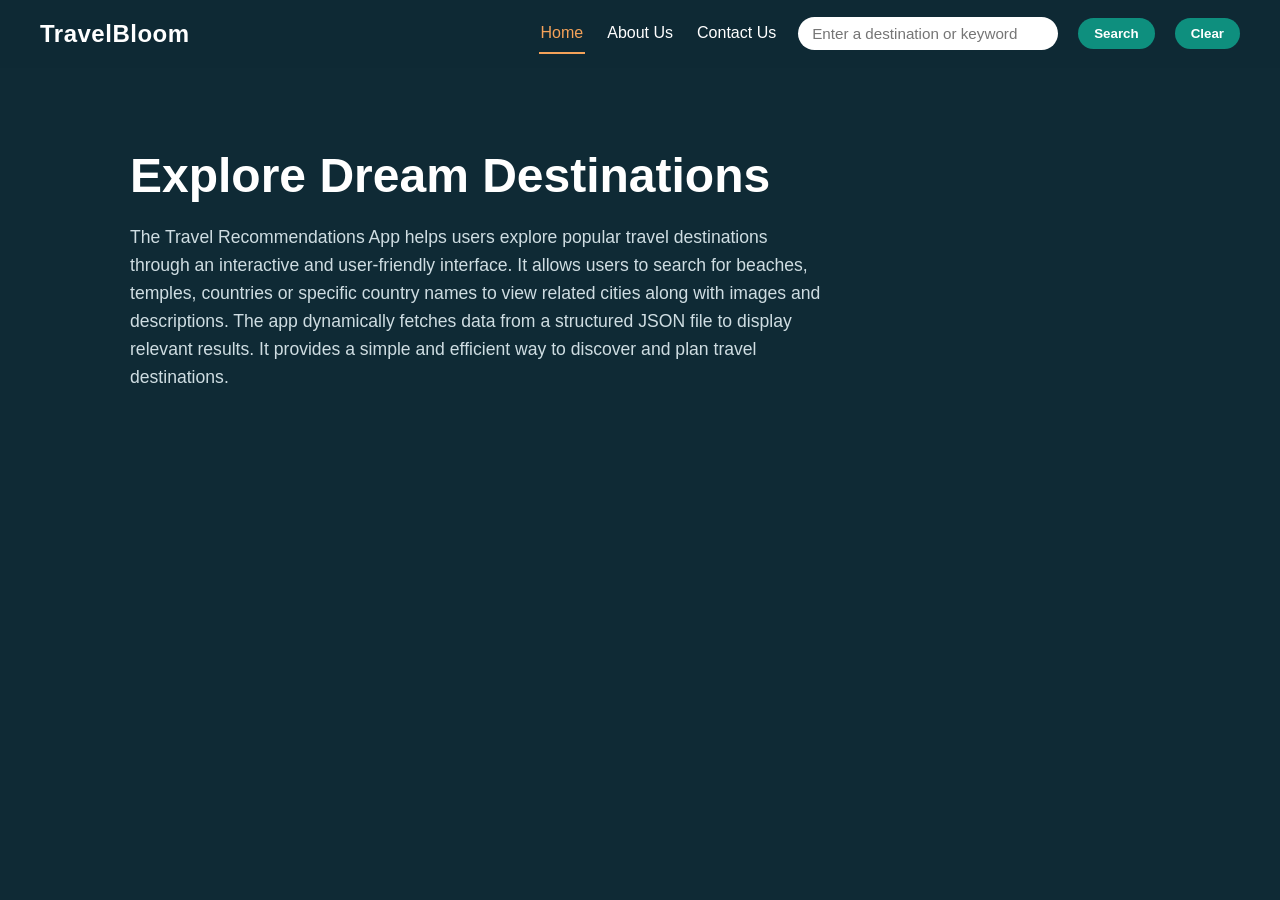
<file: index.html>
<!DOCTYPE html>
<html lang="en">
<head>
    <meta charset="UTF-8">
    <meta name="viewport" content="width=device-width, initial-scale=1.0">
    <title>TravelBloom</title>
    <link rel="stylesheet" href="styles.css">
</head>

<body>
    <nav>
        <h2>TravelBloom</h2>
        <a href="./index.html" class="active">Home</a>
        <a href="./about_us.html">About Us</a>
        <a href="./contact_us.html">Contact Us</a>
        <input type="text" id="search" placeholder="Enter a destination or keyword">
        <button id="search_btn">Search</button>
        <button id="reset_btn">Clear</button>
    </nav>

    <header class="hero">
        <h1>Explore Dream Destinations</h1>
        <p>
            The Travel Recommendations App helps users explore popular travel destinations through an interactive and user-friendly interface.
            It allows users to search for beaches, temples, countries or specific country names to view related cities along with images and descriptions.
            The app dynamically fetches data from a structured JSON file to display relevant results. It provides a simple and efficient way to discover and plan travel destinations.
        </p>
    </header>

    <!-- Your JS shows this by removing the "hidden" class, and fills #results with cards -->
    <section id="results_section" class="hidden">
        <h2>Search Results</h2>
        <div id="results">
            <!-- Each result card should look like this:
            <div class="card">
                <img src="image-url" alt="Place name">
                <h3>Place name</h3>
                <p>Description</p>
                <div class="card-time">
    <span class="time-label">Local time</span>
    <span class="time">10:25:43</span>
</div>
            </div>
            -->
        </div>
    </section>

    <script src="travel_recommendation.js"></script>
</body>
</html>
</file>
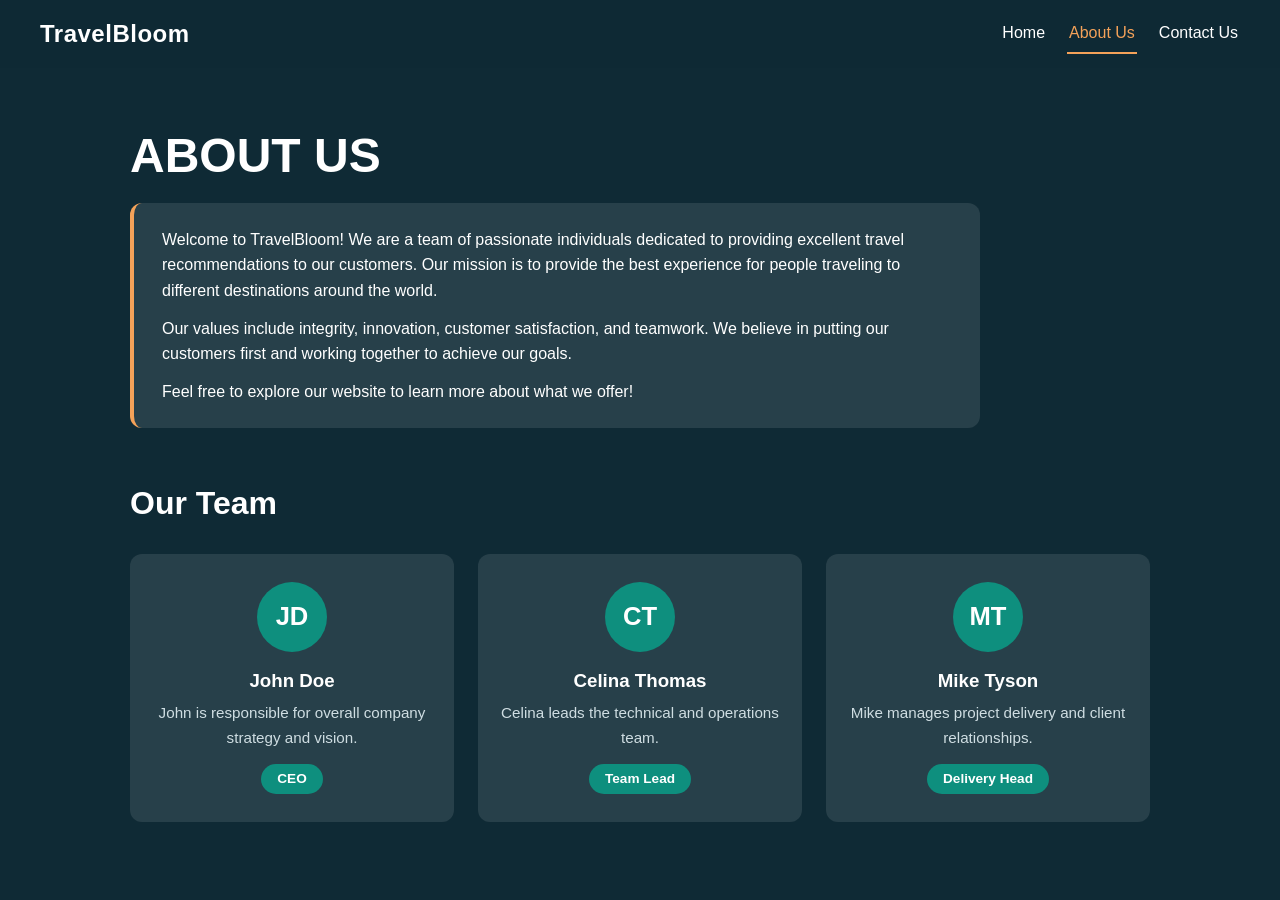
<file: about_us.html>
<!DOCTYPE html>
<html lang="en">
<head>
    <meta charset="UTF-8">
    <meta name="viewport" content="width=device-width, initial-scale=1.0">
    <title>About Us | TravelBloom</title>
    <link rel="stylesheet" href="styles.css">
</head>

<body>
    <nav>
        <h2>TravelBloom</h2>
        <a href="./index.html">Home</a>
        <a href="./about_us.html" class="active">About Us</a>
        <a href="./contact_us.html">Contact Us</a>
    </nav>

    <main class="page">
        <h1>About Us</h1>

        <section class="about-text">
            <p>Welcome to TravelBloom! We are a team of passionate individuals dedicated to providing excellent travel recommendations to our customers. Our mission is to provide the best experience for people traveling to different destinations around the world.</p>
            <p>Our values include integrity, innovation, customer satisfaction, and teamwork. We believe in putting our customers first and working together to achieve our goals.</p>
            <p>Feel free to explore our website to learn more about what we offer!</p>
        </section>

        <section class="team">
            <h2>Our Team</h2>
            <div class="team-grid">
                <div class="team-member">
                    <div class="avatar">JD</div>
                    <h3>John Doe</h3>
                    <p>John is responsible for overall company strategy and vision.</p>
                    <span class="role">CEO</span>
                </div>

                <div class="team-member">
                    <div class="avatar">CT</div>
                    <h3>Celina Thomas</h3>
                    <p>Celina leads the technical and operations team.</p>
                    <span class="role">Team Lead</span>
                </div>

                <div class="team-member">
                    <div class="avatar">MT</div>
                    <h3>Mike Tyson</h3>
                    <p>Mike manages project delivery and client relationships.</p>
                    <span class="role">Delivery Head</span>
                </div>
            </div>
        </section>
    </main>
</body>
</html>
</file>
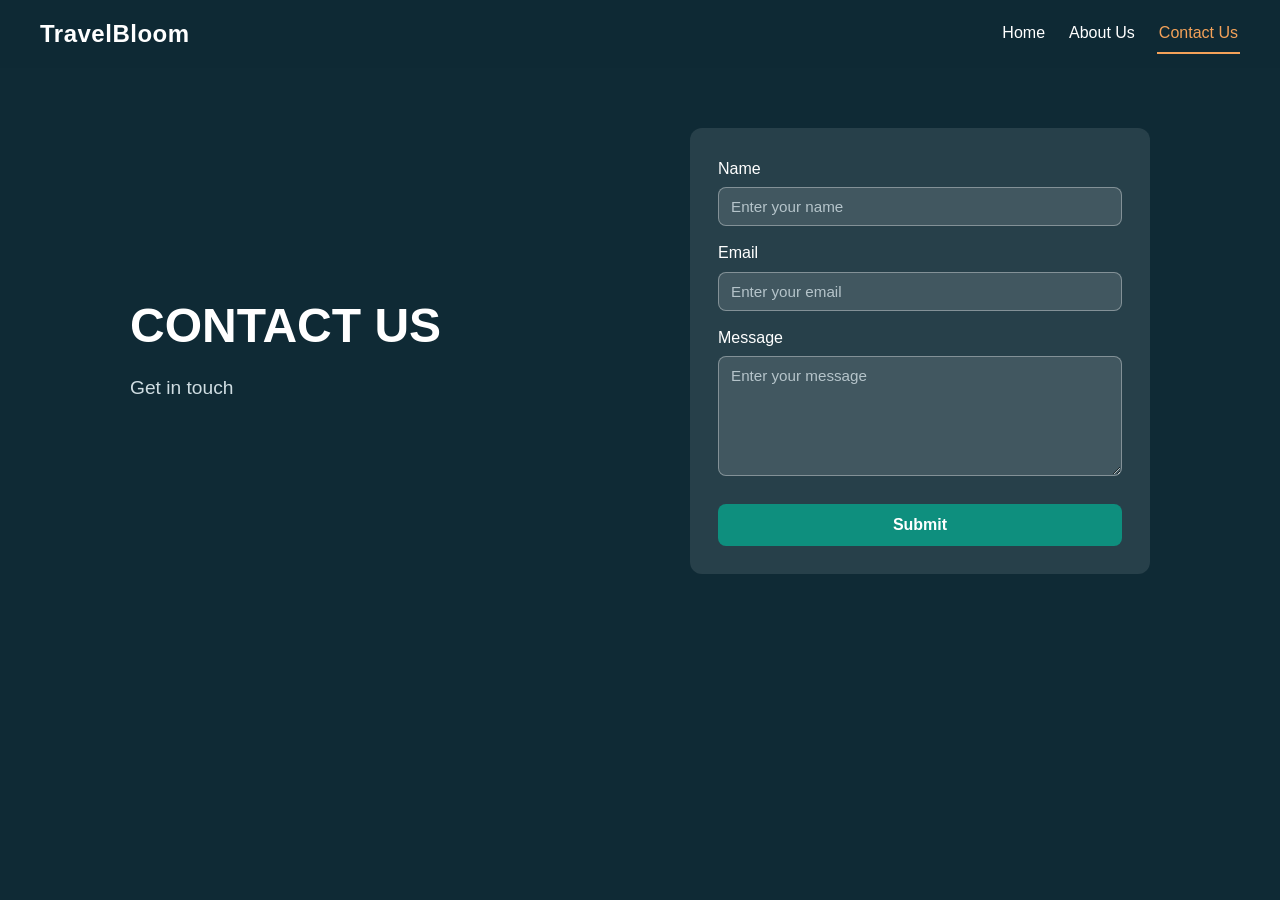
<file: contact_us.html>
<!DOCTYPE html>
<html lang="en">
<head>
    <meta charset="UTF-8">
    <meta name="viewport" content="width=device-width, initial-scale=1.0">
    <title>Contact Us | TravelBloom</title>
    <link rel="stylesheet" href="styles.css">
</head>

<body>
    <nav>
        <h2>TravelBloom</h2>
        <a href="./index.html">Home</a>
        <a href="./about_us.html">About Us</a>
        <a href="./contact_us.html" class="active">Contact Us</a>
    </nav>

    <main class="page contact">
        <div class="contact-intro">
            <h1>Contact Us</h1>
            <p>Get in touch</p>
        </div>

        <form class="contact-form">
            <label for="name">Name</label>
            <input type="text" id="name" name="name" placeholder="Enter your name" required>

            <label for="email">Email</label>
            <input type="email" id="email" name="email" placeholder="Enter your email" required>

            <label for="message">Message</label>
            <textarea id="message" name="message" placeholder="Enter your message" required></textarea>

            <button type="submit">Submit</button>
        </form>
    </main>
</body>
</html>
</file>
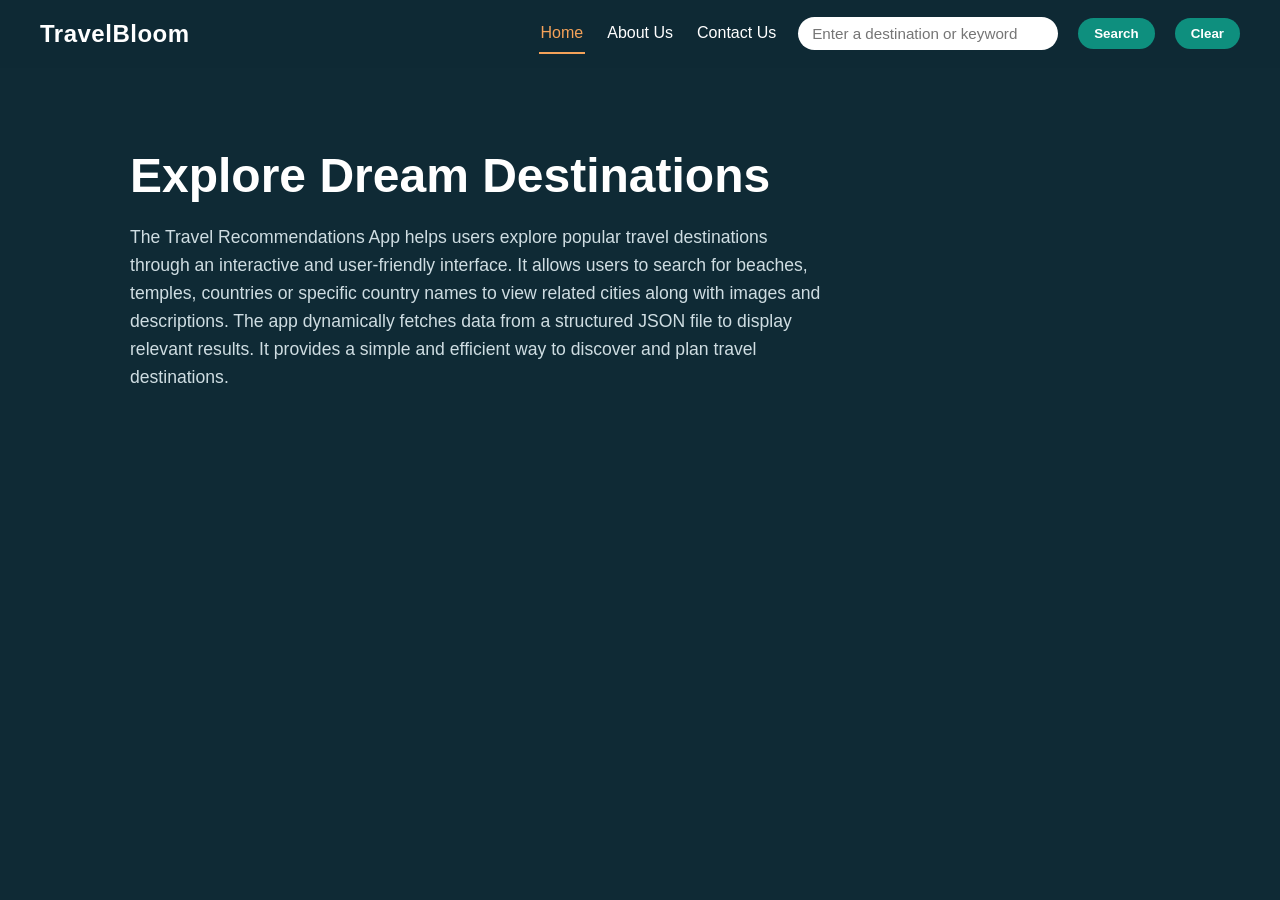
<file: travel_recommendation.html>
<!DOCTYPE html>
<html lang="en">
<head>
    <meta charset="UTF-8">
    <meta name="viewport" content="width=device-width, initial-scale=1.0">
    <title>TravelBloom</title>
    <link rel="stylesheet" href="styles.css">
</head>

<body>
    <nav>
        <h2>TravelBloom</h2>
        <a href="./travel_recommendation.html" class="active">Home</a>
        <a href="./about_us.html">About Us</a>
        <a href="./contact_us.html">Contact Us</a>
        <input type="text" id="search" placeholder="Enter a destination or keyword">
        <button id="search_btn">Search</button>
        <button id="reset_btn">Clear</button>
    </nav>

    <header class="hero">
        <h1>Explore Dream Destinations</h1>
        <p>
            The Travel Recommendations App helps users explore popular travel destinations through an interactive and user-friendly interface.
            It allows users to search for beaches, temples, countries or specific country names to view related cities along with images and descriptions.
            The app dynamically fetches data from a structured JSON file to display relevant results. It provides a simple and efficient way to discover and plan travel destinations.
        </p>
    </header>

    <!-- Your JS shows this by removing the "hidden" class, and fills #results with cards -->
    <section id="results_section" class="hidden">
        <h2>Search Results</h2>
        <div id="results">
            <!-- Each result card should look like this:
            <div class="card">
                <img src="image-url" alt="Place name">
                <h3>Place name</h3>
                <p>Description</p>
                <div class="card-time">
    <span class="time-label">Local time</span>
    <span class="time">10:25:43</span>
</div>
            </div>
            -->
        </div>
    </section>

    <script src="travel_recommendation.js"></script>
</body>
</html>
</file>
<file: styles.css>
/* ===== Variables & Reset ===== */
:root {
  --bg-dark: #0f2a35;
  --teal: #0e8f7e;
  --teal-dark: #0b6f62;
  --accent: #f4a259;
  --text: #ffffff;
  --text-muted: #cfdde2;
  --card-bg: #ffffff;
  --card-text: #1b2b34;
  --radius: 12px;
}

* {
  margin: 0;
  padding: 0;
  box-sizing: border-box;
}

body {
  font-family: "Segoe UI", Arial, sans-serif;
  color: var(--text);
  line-height: 1.6;
  min-height: 100vh;
  /* Swap in your own image: url("images/city.jpg") */
  background:
    linear-gradient(rgba(15, 42, 53, 0.75), rgba(15, 42, 53, 0.85)),
    url("https://images.unsplash.com/photo-1499092346589-b9b6be3e94b2?auto=format&fit=crop&w=1600&q=70")
      center / cover fixed no-repeat,
    var(--bg-dark);
}

/* ===== Navigation ===== */
nav {
  position: sticky;
  top: 0;
  z-index: 10;
  display: flex;
  align-items: center;
  flex-wrap: wrap;
  gap: 20px;
  padding: 14px 40px;
  background: rgba(15, 42, 53, 0.95);
  backdrop-filter: blur(6px);
}

nav h2 {
  font-size: 1.5rem;
  margin-right: auto;
  letter-spacing: 0.5px;
}

nav a {
  color: var(--text);
  text-decoration: none;
  font-weight: 500;
  padding: 6px 2px;
  border-bottom: 2px solid transparent;
  transition: border-color 0.2s, color 0.2s;
}

nav a:hover,
nav a.active {
  color: var(--accent);
  border-bottom-color: var(--accent);
}

/* Search area in the nav (home page) */
nav input[type="text"] {
  padding: 8px 14px;
  width: 260px;
  border: none;
  border-radius: 999px;
  font-size: 0.95rem;
  outline: none;
}

nav input[type="text"]:focus {
  box-shadow: 0 0 0 3px rgba(14, 143, 126, 0.5);
}

nav button {
  padding: 8px 16px;
  border: none;
  border-radius: 999px;
  background: var(--teal);
  color: var(--text);
  font-weight: 600;
  cursor: pointer;
  transition: background 0.2s;
}

nav button:hover {
  background: var(--teal-dark);
}

/* ===== Shared page layout ===== */
.page {
  max-width: 1100px;
  margin: 0 auto;
  padding: 60px 40px;
}

h1 {
  font-size: 3rem;
  line-height: 1.15;
  margin-bottom: 20px;
  text-transform: uppercase;
}

/* ===== Home page ===== */
.hero {
  max-width: 1100px;
  margin: 0 auto;
  padding: 80px 40px 40px;
}

.hero h1 {
  text-transform: none;
}

.hero p {
  max-width: 700px;
  font-size: 1.1rem;
  color: var(--text-muted);
}

/* ===== Search results ===== */
.hidden {
  display: none;
}

#results_section {
  max-width: 1100px;
  margin: 0 auto;
  padding: 20px 40px 60px;
}

#results_section h2 {
  color: var(--accent);
  margin-bottom: 20px;
}

#results {
  display: grid;
  grid-template-columns: repeat(auto-fill, minmax(280px, 1fr));
  gap: 24px;
}

.card {
  background: var(--card-bg);
  color: var(--card-text);
  border-radius: var(--radius);
  overflow: hidden;
  box-shadow: 0 6px 18px rgba(0, 0, 0, 0.3);
  transition: transform 0.2s, box-shadow 0.2s;
}

.card:hover {
  transform: translateY(-4px);
  box-shadow: 0 10px 24px rgba(0, 0, 0, 0.4);
}

.card img {
  display: block;
  width: 100%;
  height: 200px;
  object-fit: cover;
}

.card h3 {
  padding: 14px 16px 4px;
  font-size: 1.15rem;
}

.card p {
  padding: 0 16px 16px;
  font-size: 0.95rem;
  color: #4a5b64;
}

/* Local time shown on country/city cards */
.card-time {
  display: flex;
  align-items: center;
  justify-content: space-between;
  margin: 0 16px 16px;
  padding: 8px 14px;
  background: #eef7f5;
  border-left: 4px solid var(--teal);
  border-radius: 8px;
}

.card-time .time-label {
  font-size: 0.8rem;
  font-weight: 600;
  text-transform: uppercase;
  letter-spacing: 0.5px;
  color: #4a5b64;
}

.card-time .time {
  font-family: "Consolas", "Courier New", monospace;
  font-size: 1.15rem;
  font-weight: 700;
  color: var(--teal-dark);
  font-variant-numeric: tabular-nums; /* digits keep the same width so the clock doesn't jiggle */
}

.no-results {
  grid-column: 1 / -1;
  color: var(--text-muted);
}

/* ===== About Us ===== */
.about-text {
  background: rgba(255, 255, 255, 0.1);
  border-left: 4px solid var(--accent);
  border-radius: var(--radius);
  padding: 24px 28px;
  margin-bottom: 50px;
  max-width: 850px;
}

.about-text p + p {
  margin-top: 12px;
}

.team h2 {
  font-size: 2rem;
  margin-bottom: 24px;
}

.team-grid {
  display: grid;
  grid-template-columns: repeat(auto-fit, minmax(240px, 1fr));
  gap: 24px;
}

.team-member {
  background: rgba(255, 255, 255, 0.1);
  border-radius: var(--radius);
  padding: 28px 20px;
  text-align: center;
}

.avatar {
  width: 70px;
  height: 70px;
  margin: 0 auto 14px;
  border-radius: 50%;
  background: var(--teal);
  display: flex;
  align-items: center;
  justify-content: center;
  font-size: 1.6rem;
  font-weight: 700;
}

.team-member h3 {
  margin-bottom: 6px;
}

.team-member p {
  color: var(--text-muted);
  font-size: 0.95rem;
  margin-bottom: 14px;
}

.role {
  display: inline-block;
  padding: 4px 16px;
  border-radius: 999px;
  background: var(--teal);
  font-size: 0.85rem;
  font-weight: 600;
}

/* ===== Contact Us ===== */
.contact {
  display: flex;
  align-items: center;
  justify-content: space-between;
  flex-wrap: wrap;
  gap: 40px;
}

.contact-intro {
  flex: 1 1 280px;
}

.contact-intro p {
  font-size: 1.2rem;
  color: var(--text-muted);
}

.contact-form {
  flex: 1 1 340px;
  max-width: 460px;
  background: rgba(255, 255, 255, 0.1);
  border-radius: var(--radius);
  padding: 28px;
}

.contact-form label {
  display: block;
  margin: 14px 0 6px;
  font-weight: 500;
}

.contact-form label:first-child {
  margin-top: 0;
}

.contact-form input,
.contact-form textarea {
  width: 100%;
  padding: 10px 12px;
  border: 1px solid rgba(255, 255, 255, 0.35);
  border-radius: 8px;
  background: rgba(255, 255, 255, 0.12);
  color: var(--text);
  font-family: inherit;
  font-size: 0.95rem;
  outline: none;
}

.contact-form input::placeholder,
.contact-form textarea::placeholder {
  color: #b5c4ca;
}

.contact-form input:focus,
.contact-form textarea:focus {
  border-color: var(--accent);
}

.contact-form textarea {
  resize: vertical;
  min-height: 120px;
}

.contact-form button {
  width: 100%;
  margin-top: 20px;
  padding: 12px;
  border: none;
  border-radius: 8px;
  background: var(--teal);
  color: var(--text);
  font-size: 1rem;
  font-weight: 600;
  cursor: pointer;
  transition: background 0.2s;
}

.contact-form button:hover {
  background: var(--teal-dark);
}

/* ===== Small screens ===== */
@media (max-width: 700px) {
  nav {
    padding: 12px 20px;
    gap: 12px;
  }

  nav input[type="text"] {
    width: 100%;
    order: 10;
  }

  h1 {
    font-size: 2.2rem;
  }

  .hero,
  .page,
  #results_section {
    padding-left: 20px;
    padding-right: 20px;
  }
}
</file>
